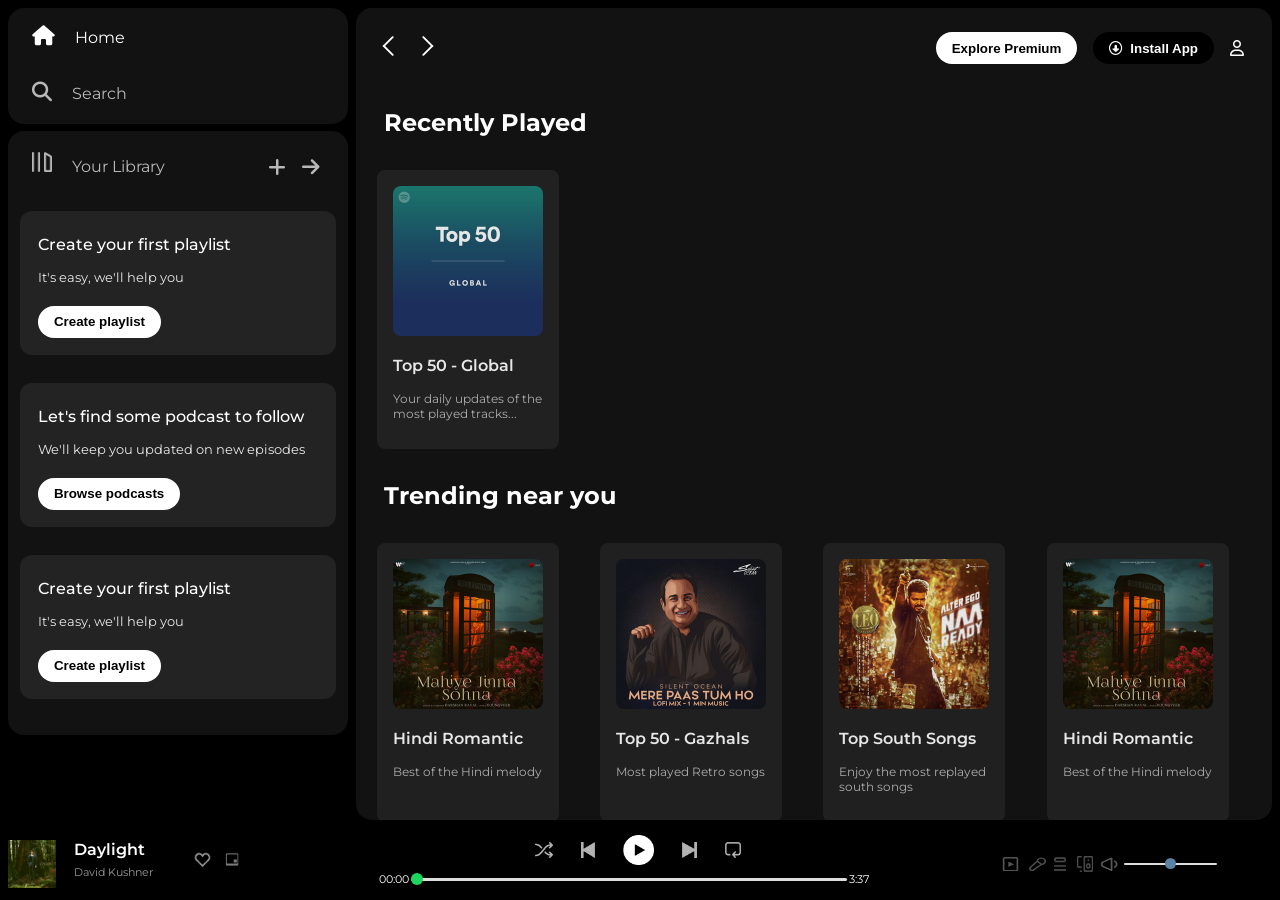
<file: index.html>
<!DOCTYPE html>
<html lang="en">

<head>
    <meta charset="UTF-8">
    <meta name="viewport" content="width=device-width, initial-scale=1.0">
    <link rel="stylesheet" href="https://cdnjs.cloudflare.com/ajax/libs/font-awesome/6.6.0/css/all.min.css"
        integrity="sha512-Kc323vGBEqzTmouAECnVceyQqyqdsSiqLQISBL29aUW4U/M7pSPA/gEUZQqv1cwx4OnYxTxve5UMg5GT6L4JJg=="
        crossorigin="anonymous" referrerpolicy="no-referrer" />

    <link rel="icon" href="./assets/logo.png">
    <title>Spotify - Web Player: Music for everyone</title>
    <link rel="stylesheet" href="css/spotify.css">
    <link rel="preconnect" href="https://fonts.googleapis.com">
    <link rel="preconnect" href="https://fonts.gstatic.com" crossorigin>
    <link href="https://fonts.googleapis.com/css2?family=Montserrat:ital,wght@0,100..900;1,100..900&display=swap"
        rel="stylesheet">
</head>

<body>
    <div class="main">
        <div class="sidebar">
            <div class="nav">
                <div class="nav-option" style="opacity:1">
                    <i class="fa-solid fa-house"></i>
                    <a href="#">Home</a>
                </div>
                <div class="nav-option">
                    <i class="fa-solid fa-magnifying-glass"></i>
                    <a href="#">Search</a>
                </div>
            </div>
            <div class="library">
                <div class="options">
                    <div class="lib-option nav-option">
                        <img src="./assets/library_icon.png">
                        <a href="#">Your Library</a>
                    </div>
                    <div class="icons">
                        <i class="fa-solid fa-plus"></i>
                        <i class="fa-solid fa-arrow-right"></i>
                    </div>
                </div>
                <div class="song-list">
                    <ul>
                    </ul>
                </div>
                <div class="lib-box">
                    <div class="box">
                        <div class="box-p1">
                            <p>Create your first playlist</p>
                        </div>
                        <div class="box-p2">
                            <p>It's easy, we'll help you</p>
                        </div>
                        <button class="badge" href="#">Create playlist</button>
                    </div>
                    <div class="box">
                        <div class="box-p1">
                            <p>Let's find some podcast to follow</p>
                        </div>
                        <div class="box-p2">
                            <p>We'll keep you updated on new episodes</p>
                        </div>
                        <button class="badge" href="#">Browse podcasts</button>
                    </div>
                    <div class="box">
                        <div class="box-p1">
                            <p>Create your first playlist</p>
                        </div>
                        <div class="box-p2">
                            <p>It's easy, we'll help you</p>
                        </div>
                        <button class="badge" href="#">Create playlist</button>
                    </div>
                </div>
            </div>
        </div>
        <div class="main-content">
            <div class="sticky-nav">
                <div class="sticky-nav-icons">
                    <img src="./assets/backward_icon.png">
                    <img src="./assets/forward_icon.png" class="hide">
                </div>
                <div class="sticky-nav-options">
                    <button class="badge nav-item hide" href="#">Explore Premium</button>
                    <button class="badge nav-item dark-badge" href="#"><i class="fa-regular fa-circle-down"
                            style="margin-right:0.5rem"></i>Install App</button>
                    <i class="fa-regular fa-user nav-item"></i>
                </div>
            </div>

            <h2>Recently Played</h2>
            <div class="card-container">
                <div class="card" data-folder="ncs" >
                    <div class="play"><svg width="45" height="45" viewBox="0 0 24 24"
                            xmlns="http://www.w3.org/2000/svg">
                            <circle cx="12" cy="12" r="11" fill="#1DB954" />
                            <polygon points="10,8 16,12 10,16" fill="black" />
                        </svg>
                    </div>

                    <img src="./assets/card1img.jpeg" class="card-img">
                    <p class="card-title">Top 50 - Global</p>
                    <p class="card-body">Your daily updates of the most played tracks...</p>
                </div>
            </div>
            <h2>Trending near you</h2>
            <div class="card-container">
                <div class="card" data-folder="cs" >
                    <div class="play"><svg width="45" height="45" viewBox="0 0 24 24"
                            xmlns="http://www.w3.org/2000/svg">
                            <circle cx="12" cy="12" r="11" fill="#1DB954" />
                            <polygon points="10,8 16,12 10,16" fill="black" />
                        </svg>
                    </div>
                    <img src="./assets/card2img.jpeg" class="card-img">
                    <p class="card-title">Hindi Romantic</p>
                    <p class="card-body">Best of the Hindi melody</p>
                </div>
                <div class="card">
                    <div class="play"><svg width="45" height="45" viewBox="0 0 24 24"
                            xmlns="http://www.w3.org/2000/svg">
                            <circle cx="12" cy="12" r="11" fill="#1DB954" />
                            <polygon points="10,8 16,12 10,16" fill="black" />
                        </svg>
                    </div>
                    <img src="./assets/card3img.jpeg" class="card-img">
                    <p class="card-title">Top 50 - Gazhals</p>
                    <p class="card-body">Most played Retro songs</p>
                </div>
                <div class="card">
                    <div class="play"><svg width="45" height="45" viewBox="0 0 24 24"
                            xmlns="http://www.w3.org/2000/svg">
                            <circle cx="12" cy="12" r="11" fill="#1DB954" />
                            <polygon points="10,8 16,12 10,16" fill="black" />
                        </svg>
                    </div>
                    <img src="./assets/card4img.jpeg" class="card-img">
                    <p class="card-title">Top South Songs</p>
                    <p class="card-body">Enjoy the most replayed south songs</p>
                </div>

                <div class="card">
                    <div class="play"><svg width="45" height="45" viewBox="0 0 24 24"
                            xmlns="http://www.w3.org/2000/svg">
                            <circle cx="12" cy="12" r="11" fill="#1DB954" />
                            <polygon points="10,8 16,12 10,16" fill="black" />
                        </svg>
                    </div>
                    <img src="./assets/card2img.jpeg" class="card-img">
                    <p class="card-title">Hindi Romantic</p>
                    <p class="card-body">Best of the Hindi melody</p>
                </div>
                <div class="card">
                    <div class="play"><svg width="45" height="45" viewBox="0 0 24 24"
                            xmlns="http://www.w3.org/2000/svg">
                            <circle cx="12" cy="12" r="11" fill="#1DB954" />
                            <polygon points="10,8 16,12 10,16" fill="black" />
                        </svg>
                    </div>
                    <img src="./assets/card3img.jpeg" class="card-img">
                    <p class="card-title">Top 50 - Gazhals</p>
                    <p class="card-body">Most played Retro songs</p>
                </div>
                <div class="card">
                    <div class="play"><svg width="45" height="45" viewBox="0 0 24 24"
                            xmlns="http://www.w3.org/2000/svg">
                            <circle cx="12" cy="12" r="11" fill="#1DB954" />
                            <polygon points="10,8 16,12 10,16" fill="black" />
                        </svg>
                    </div>
                    <img src="./assets/card4img.jpeg" class="card-img">
                    <p class="card-title">Top South Songs</p>
                    <p class="card-body">Enjoy the most replayed south songs</p>
                </div>
                <div class="card">
                    <div class="play"><svg width="45" height="45" viewBox="0 0 24 24"
                            xmlns="http://www.w3.org/2000/svg">
                            <circle cx="12" cy="12" r="11" fill="#1DB954" />
                            <polygon points="10,8 16,12 10,16" fill="black" />
                        </svg>
                    </div>
                    <img src="./assets/card2img.jpeg" class="card-img">
                    <p class="card-title">Hindi Romantic</p>
                    <p class="card-body">Best of the Hindi melody</p>
                </div>
                <div class="card">
                    <div class="play"><svg width="45" height="45" viewBox="0 0 24 24"
                            xmlns="http://www.w3.org/2000/svg">
                            <circle cx="12" cy="12" r="11" fill="#1DB954" />
                            <polygon points="10,8 16,12 10,16" fill="black" />
                        </svg>
                    </div>
                    <img src="./assets/card3img.jpeg" class="card-img">
                    <p class="card-title">Top 50 - Gazhals</p>
                    <p class="card-body">Most played Retro songs</p>
                </div>
                <div class="card">
                    <div class="play"><svg width="45" height="45" viewBox="0 0 24 24"
                            xmlns="http://www.w3.org/2000/svg">
                            <circle cx="12" cy="12" r="11" fill="#1DB954" />
                            <polygon points="10,8 16,12 10,16" fill="black" />
                        </svg>
                    </div>
                    <img src="./assets/card4img.jpeg" class="card-img">
                    <p class="card-title">Top South Songs</p>
                    <p class="card-body">Enjoy the most replayed south songs</p>
                </div>
            </div>
            <h2>Featured Charts</h2>
            <div class="card-container">
                <div class="card">
                    <div class="play"><svg width="45" height="45" viewBox="0 0 24 24"
                            xmlns="http://www.w3.org/2000/svg">
                            <circle cx="12" cy="12" r="11" fill="#1DB954" />
                            <polygon points="10,8 16,12 10,16" fill="black" />
                        </svg>
                    </div>
                    <img src="./assets/card5img.jpeg" class="card-img">
                    <p class="card-title">Top Songs - Global</p>
                    <p class="card-body">Your daily updates of the most played Global tracks...</p>
                </div>
                <div class="card">
                    <div class="play"><svg width="45" height="45" viewBox="0 0 24 24"
                            xmlns="http://www.w3.org/2000/svg">
                            <circle cx="12" cy="12" r="11" fill="#1DB954" />
                            <polygon points="10,8 16,12 10,16" fill="black" />
                        </svg>
                    </div>
                    <img src="./assets/card6img.jpeg" class="card-img">
                    <p class="card-title">Top Songs - India</p>
                    <p class="card-body">Your daily updates of the most played Indian tracks...</p>
                </div>
                <div class="card">
                    <div class="play"><svg width="45" height="45" viewBox="0 0 24 24"
                            xmlns="http://www.w3.org/2000/svg">
                            <circle cx="12" cy="12" r="11" fill="#1DB954" />
                            <polygon points="10,8 16,12 10,16" fill="black" />
                        </svg>
                    </div>
                    <img src="./assets/card1img.jpeg" class="card-img">
                    <p class="card-title">Top 50 - Global</p>
                    <p class="card-body">Your daily updates of the most played tracks...</p>
                </div>

                <div class="card">
                    <div class="play"><svg width="45" height="45" viewBox="0 0 24 24"
                            xmlns="http://www.w3.org/2000/svg">
                            <circle cx="12" cy="12" r="11" fill="#1DB954" />
                            <polygon points="10,8 16,12 10,16" fill="black" />
                        </svg>
                    </div>
                    <img src="./assets/card5img.jpeg" class="card-img">
                    <p class="card-title">Top Songs - Global</p>
                    <p class="card-body">Your daily updates of the most played Global tracks...</p>
                </div>
                <!-- <div class="card">
                    <div class="play"><svg width="45" height="45" viewBox="0 0 24 24"
                            xmlns="http://www.w3.org/2000/svg">
                            <circle cx="12" cy="12" r="11" fill="#1DB954" />
                            <polygon points="10,8 16,12 10,16" fill="black" />
                        </svg>
                    </div>
                    <img src="./assets/card6img.jpeg" class="card-img">
                    <p class="card-title">Top Songs - India</p>
                    <p class="card-body">Your daily updates of the most played Indian tracks...</p>
                </div>
                <div class="card">
                    <div class="play"><svg width="45" height="45" viewBox="0 0 24 24"
                            xmlns="http://www.w3.org/2000/svg">
                            <circle cx="12" cy="12" r="11" fill="#1DB954" />
                            <polygon points="10,8 16,12 10,16" fill="black" />
                        </svg>
                    </div>
                    <img src="./assets/card1img.jpeg" class="card-img">
                    <p class="card-title">Top 50 - Global</p>
                    <p class="card-body">Your daily updates of the most played tracks...</p>
                </div>
                <div class="card">
                    <div class="play"><svg width="45" height="45" viewBox="0 0 24 24"
                            xmlns="http://www.w3.org/2000/svg">
                            <circle cx="12" cy="12" r="11" fill="#1DB954" />
                            <polygon points="10,8 16,12 10,16" fill="black" />
                        </svg>
                    </div>
                    <img src="./assets/card5img.jpeg" class="card-img">
                    <p class="card-title">Top Songs - Global</p>
                    <p class="card-body">Your daily updates of the most played Global tracks...</p>
                </div>
                <div class="card">
                    <div class="play"><svg width="45" height="45" viewBox="0 0 24 24"
                            xmlns="http://www.w3.org/2000/svg">
                            <circle cx="12" cy="12" r="11" fill="#1DB954" />
                            <polygon points="10,8 16,12 10,16" fill="black" />
                        </svg>
                    </div>
                    <img src="./assets/card6img.jpeg" class="card-img">
                    <p class="card-title">Top Songs - India</p>
                    <p class="card-body">Your daily updates of the most played Indian tracks...</p>
                </div> -->
            </div>
            <div class="footer">
                <div class="line">
                </div>
            </div>
        </div>

    </div>
    <div class="music-player">
        <div class="album">
            <img src="./assets/album_picture.jpeg" class="album-pic">
            <div class="song">
                <p class="song-name">Daylight</p>
                <p class="song-artist">David Kushner</p>
            </div>
            <div class="options-player">
                <img src="./assets/album_icon1.png" class="album-fav-icon">
                <img src="./assets/album_icon2.png" class="album-minimize-icon">
            </div>
        </div>
        <div class="player">
            <div class="player-controls">
                <img src="./assets/player_icon1.png" class="player-control-icon" id="shuffle">
                <img src="./assets/player_icon2.png" class="player-control-icon" id="previous">
                <img src="./assets/player_icon3.png" class="player-control-icon" id="play"
                    style="height: 1.9rem; opacity:1">
                <img src="./assets/player_icon4.png" class="player-control-icon" id="next">
                <img src="./assets/player_icon5.png" class="player-control-icon" id="loop">
            </div>
            <div class="playback-bar">
                <span class="curr-time">00:00</span>
                <input type="range" min="0" max="100" class="progress-bar" step="1" value="0">
                <span class="total-time">3:37</span>
            </div>
        </div>
        <div class="controls">
            <img src="./assets/controls_icon1.png" class="play-icon">
            <img src="./assets/controld_icon2.png" class="lyrics-icon">
            <img src="./assets/controls_icon3.png" class="queue-icon">
            <img src="./assets/controls_icon4.png" class="connection-icon">
            <img src="./assets/controls_icon5.png" class="volume-icon">
            <input type="range" min="0" max="100" class="volume-bar" step="1" name="volume">
        </div>
    </div>

    <script src="js/script.js"></script>
</body>

</html>
</file>
<file: css/spotify.css>
body {
  font-family: "montserrat", sans-serif;
  margin: 0;
  color: white;
  background-color: black;
  height: 100vh;
  display: flex;
  flex-direction: column;
  /* padding-bottom: 96px; */
}
.main {
  display: flex;
  flex:1;
  padding: 0.5rem;
  overflow: hidden;
  min-height: 0;
}
/* Width */
::-webkit-scrollbar {
  width: 10px;
}

/* Track */
::-webkit-scrollbar-track {
  background: #121212; /* dark background */
}

/* Thumb */
::-webkit-scrollbar-thumb {
  background: #2a2a2a;
  border-radius: 10px;
}

/* Thumb hover */
::-webkit-scrollbar-thumb:hover {
  background: #1db954; /* spotify green */
}
.sidebar {
  width: 340px;
  background-color: black;
  border-radius: 1rem;
  margin-right: 0.5rem;
  overflow-y: auto;
}
.sidebar,
.main-content {
  min-height: 0;
}
.main-content {
  background-color: #121212;
  flex: 1;
  border-radius: 1rem;
  overflow: auto;
  padding: 0 1.25rem 0 0.5rem;
}
.main-content h2{
    margin-left: 20px;
}
.music-player {
  /* position: fixed;
  bottom: 0; */
  width: 100%;
  height: 72px;
  background-color: black;
  border-radius: 1rem;
}
a {
  text-decoration: none;
  color: white;
}
.nav {
  background-color: #121212;
  display: flex;
  flex-direction: column;
  justify-content: center;
  border-radius: 1rem;
  height: 100px;
  padding: 0.5rem 0.75rem;
}
.nav-option {
  line-height: 2.5rem;
  opacity: 0.7;
  padding: 0.5rem 0.75rem;
}
.nav-option:hover {
  opacity: 1;
}
.nav-option i {
  font-size: 1.25rem;
}
.nav-option a {
  font-size: 1rem;
  margin-left: 1rem;
}
.library {
  background-color: #121212;
  border-radius: 1rem;
  height: auto;
  margin-top: 0.45rem;
  padding: 0.5rem 0.75rem;
}
.options {
  display: flex;
  justify-content: space-between;
  align-items: center;
}
.lib-option img {
  height: 1.25rem;
  width: 1.25rem;
}
.icons {
  font-size: 1.25rem;
  display: flex;
}
.icons i {
  opacity: 0.7;
  margin-right: 1rem;
}
.icons i:hover {
  opacity: 1;
}
.invert{
  filter: invert(1);
}
.song-list ul{
  padding: 0 12px;
}
.song-list li{
    list-style-type: decimal;
    display: flex;
    justify-content:space-between;
    gap: 12px;
    cursor: pointer;
    padding: 12px 0;
    border: 1px solid rgba(146, 143, 143, 0.491);
    margin: 12px 0;
    padding: 13px;
    border-radius: 5px;
    height: 25px;
}
.songList .info {
    font-size: 13px;
    width: 344px;
}
.info{
  display: flex;
  flex-direction: column;;
  justify-content:start;
  align-items:start;
}
.info div {
    /* word-break: break-all; */
    font-size: 12px;
    /* padding: 0 2px; */
}
.playnow {
    display: flex;
    justify-content: center;
    align-items: center;
}
.playnow span {
    font-size: 10px;
    width: 64px;
    padding: 12px;
}
.playnow img{
  height: 22px;
  width: 100%;

}
.box {
  background-color: #232323;
  height: 8rem;
  border-radius: 0.75rem;
  margin: 0.75rem 0 1.75rem 0;
  padding: 0.5rem 1.12rem;
  
}
.box-p1 {
  font-weight: 500;
  font-size: 1rem;
}
.box-p2 {
  font-size: 0.8rem;
  opacity: 0.9;
}
.badge {
  border-radius: 1rem;
  background-color: white;
  border: none;
  padding: 0.25rem 1rem;
  font-weight: 700;
  height: 2rem;
  width: fit-content;
  margin-top: 0.5rem;
  cursor: pointer;
}
.dark-badge {
  background-color: black;
  color: white;
}
.sticky-nav {
  display: flex;
  position: sticky;
  background-color: #121212;
  top: 0;
  justify-content: space-between;
  align-items: center;
  padding: 1rem 0 1rem 0;
  z-index: 1;
}
.sticky-nav-icons img {
  margin-left: 0.75rem;
}
.sticky-nav-options {
  display: flex;
  justify-content: center;
  align-items: center;
}
.nav-item {
  margin: 0.5rem;
}
@media (max-width: 1000px) {
  .hide {
    display: none;
  }
}
.card {
  background-color: #232323;
  width: 150px;
  border-radius: 0.5rem;
  padding: 1rem;
  margin: 0.8rem;
  opacity: 0.9;
  position: relative;
}
.play {
  position: absolute;
  top: 140px;
  right: 20px;
  cursor: pointer;
  z-index: 1;
  opacity: 0;
  transition: all 0.3s ease-in-out;
}
.card:hover .play {
  opacity: 1;
  top: 110px;
}
.card-container {
  display: grid;
  grid-template-columns: repeat(4, 1fr);
  gap: 5px;
}
.card-img {
  width: 100%;
  border-radius: 0.5rem;
}
.card-title {
  font-weight: 600;
}
.card-body {
  font-size: 0.75rem;
  opacity: 0.7;
}
.card:hover {
  opacity: 1;
}
.footer {
  height: 300px;
  display: flex;
  align-items: center;
  justify-content: center;
}
.line {
  width: 90%;
  height: 50%;
  border-top: 1px solid white;
  opacity: 0.4;
}
.music-player {
  display: flex;
  justify-content: space-between;
  align-items: center;
  background-color: black;
}
.album {
  width: 25%;
}
.player {
  width: 50%;
}
.controls {
  width: 25%;
}
.player-control-icon {
  height: 1rem;
  opacity: 0.7;
  margin-left: 1.75rem;
}
.player-controls {
  display: flex;
  justify-content: center;
  align-items: center;
}
.player-control-icon:hover {
  opacity: 1;
  height: 1.1rem;
}
.player-control-icon.active{
    filter: brightness(0) saturate(100%) 
            invert(59%) sepia(96%) 
            saturate(395%) hue-rotate(88deg) 
            brightness(93%) contrast(90%);
}
.curr-time {
  font-size: 0.7rem;
}
.total-time {
  font-size: 0.7rem;
}
.playback-bar {
  display: flex;
  justify-content: center;
  align-items: center;
}
.progress-bar {
  appearance: none;
  width: 70%;
  height: 1.5rem;
  background-color: transparent;
  cursor: pointer;
}
.progress-bar::-webkit-slider-runnable-track {
  background-color: #ddd;
  border-radius: 1rem;
  height: 0.2rem;
}
.progress-bar::-webkit-slider-thumb {
  appearance: none;
  height: 0.8rem;
  width: 0.8rem;
  margin-top: -5px;
  background-color: #1bd760;
  border-radius: 50%;
}
.controls {
  display: flex;
  justify-content: center;
  align-items: center;
  margin: 1rem;
}
.play-icon {
  height: 2rem;
  width: 1.7rem;
  opacity: 0.5;
}
.play-icon:hover {
  opacity: 1;
}
.lyrics-icon {
  height: 2rem;
  width: 1.7rem;
  opacity: 0.5;
}
.lyrics-icon:hover {
  opacity: 1;
}
.queue-icon {
  height: 1.2rem;
  width: 1.1rem;
  margin-right: 0.5rem;
  opacity: 0.3;
}
.queue-icon:hover {
  opacity: 0.6;
}
.connection-icon {
  height: 1rem;
  width: 1rem;
  opacity: 0.3;
}
.connection-icon:hover {
  opacity: 0.6;
}
.volume-icon {
  height: 2.1rem;
  width: 1.8rem;
  opacity: 0.5;
}
.volume-icon:hover {
  opacity: 0.9;
}
.volume-bar {
  width: 30%;
  appearance: none;
  border-radius: 1rem;
  height: 1.5rem;
  cursor: pointer;
  background-color: transparent;
}
.volume-bar::-webkit-slider-runnable-track {
  background-color: #ddd;
  border-radius: 1rem;
  height: 0.1rem;
}
.volume-bar::-webkit-slider-thumb {
  appearance: none;
  height: 0.7rem;
  width: 0.7rem;
  margin-top: -5px;
  background-color: rgb(90, 130, 165);
  border-radius: 50%;
}
.album {
  display: flex;
  align-items: center;
  margin-bottom: 0.7rem;
}
.options-player {
  display: flex;
  justify-content: center;
  align-items: center;
  margin-top: 0.2rem;
  margin-left: 2rem;
}
.album-fav-icon {
  height: 1.2rem;
  width: 1.2rem;
  margin-right: 0.7rem;
  opacity: 0.6;
}
.album-fav-icon:hover {
  opacity: 1;
}
.album-minimize-icon {
  height: 1.9rem;
  width: 1.2rem;
  margin-top: 0.1rem;
  opacity: 0.7;
}
.album-minimize-icon:hover {
  opacity: 1;
}
.album-pic {
  height: 3rem;
  margin-top: 1.2rem;
  margin-bottom: 0.5rem;
  margin-left: 0.5rem;
}
.song {
  padding: 0.5rem;
}
.song-name {
  font-weight: 600;
  margin-top: 0.8rem;
  margin-bottom: 0.1rem;
  margin-left: 0.6rem;
}
.song-artist {
  font-size: 0.7rem;
  margin-top: 0.4rem;
  margin-left: 0.6rem;
  opacity: 0.6;
}
</file>
